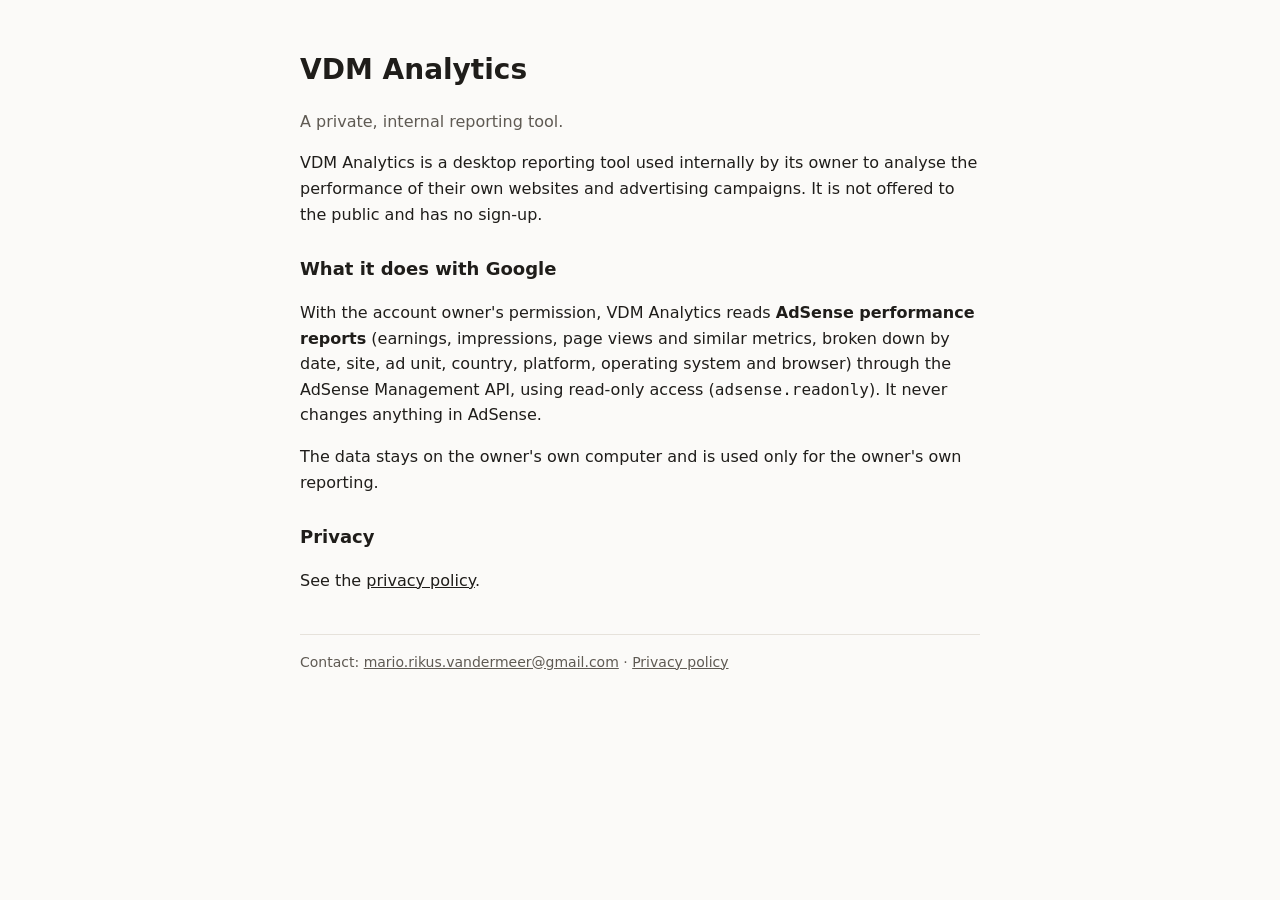
<file: index.html>
<!doctype html><html lang="en"><head><meta charset="utf-8"><meta name="viewport" content="width=device-width,initial-scale=1">
<title>VDM Analytics</title><link rel="stylesheet" href="style.css"></head><body><main>
<h1>VDM Analytics</h1>
<p class="muted">A private, internal reporting tool.</p>
<p>VDM Analytics is a desktop reporting tool used internally by its owner to analyse the performance of their own websites and advertising campaigns. It is not offered to the public and has no sign-up.</p>
<h2>What it does with Google</h2>
<p>With the account owner's permission, VDM Analytics reads <strong>AdSense performance reports</strong> (earnings, impressions, page views and similar metrics, broken down by date, site, ad unit, country, platform, operating system and browser) through the AdSense Management API, using read-only access (<code>adsense.readonly</code>). It never changes anything in AdSense.</p>
<p>The data stays on the owner's own computer and is used only for the owner's own reporting.</p>
<h2>Privacy</h2>
<p>See the <a href="privacy.html">privacy policy</a>.</p>
<footer>Contact: <a href="mailto:mario.rikus.vandermeer@gmail.com">mario.rikus.vandermeer@gmail.com</a> · <a href="privacy.html">Privacy policy</a></footer>
</main></body></html>
</file>
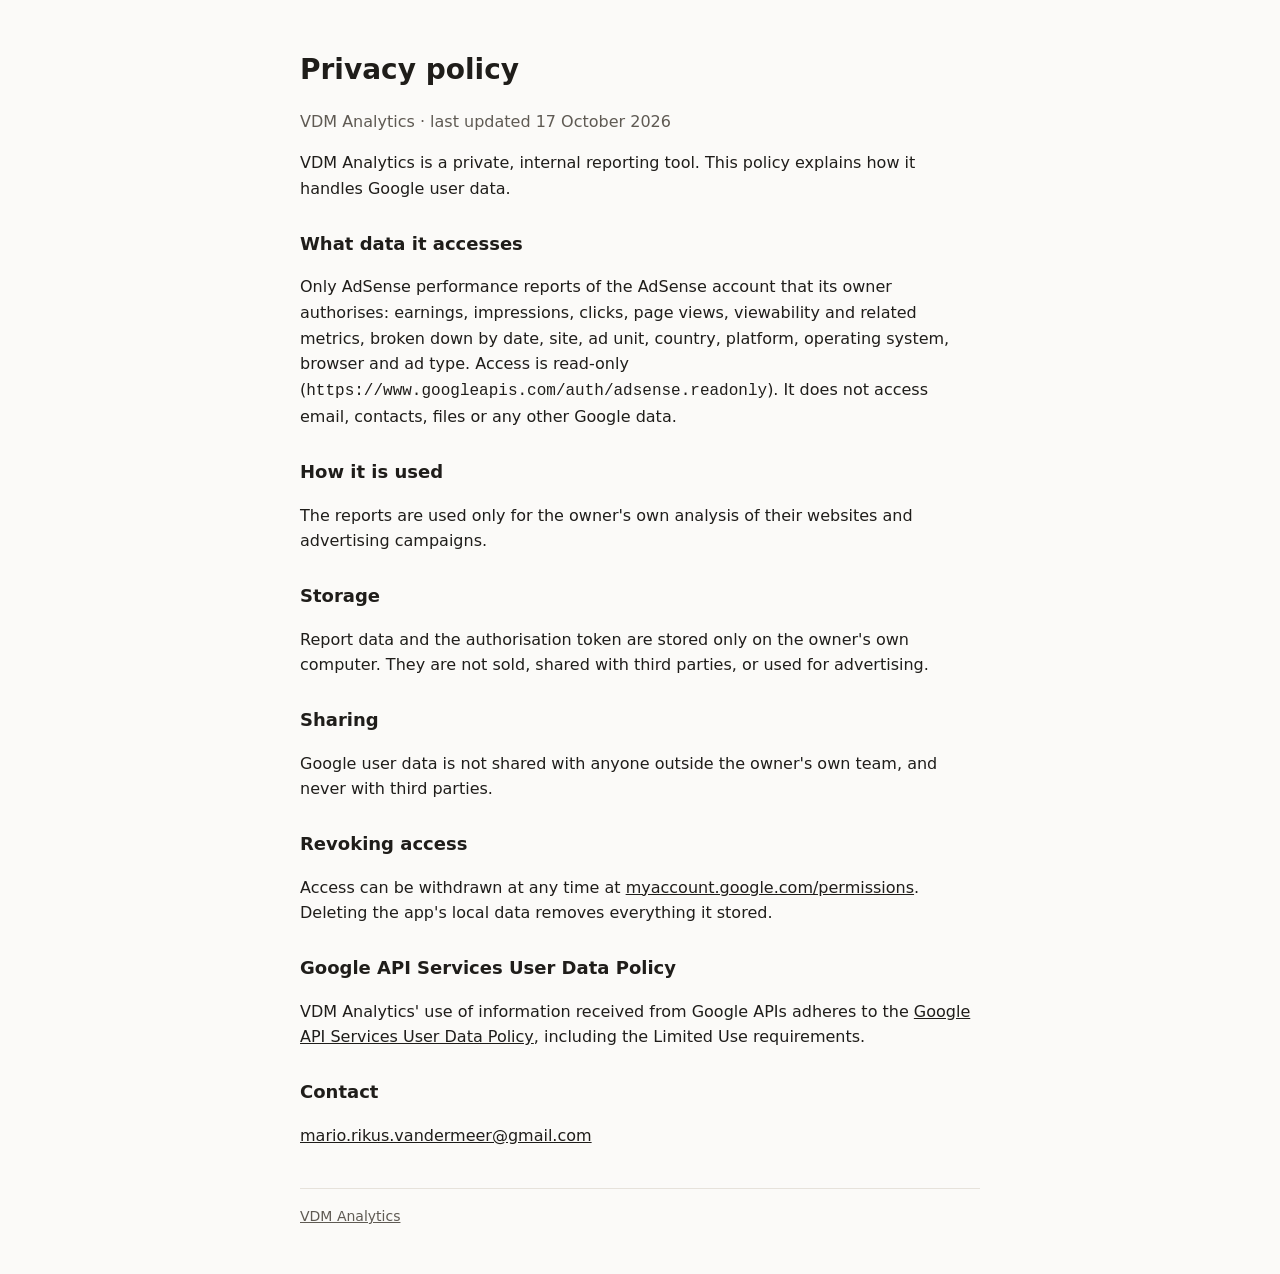
<file: privacy.html>
<!doctype html><html lang="en"><head><meta charset="utf-8"><meta name="viewport" content="width=device-width,initial-scale=1">
<title>VDM Analytics privacy</title><link rel="stylesheet" href="style.css"></head><body><main>
<h1>Privacy policy</h1>
<p class="muted">VDM Analytics · last updated 17 October 2026</p>
<p>VDM Analytics is a private, internal reporting tool. This policy explains how it handles Google user data.</p>
<h2>What data it accesses</h2>
<p>Only AdSense performance reports of the AdSense account that its owner authorises: earnings, impressions, clicks, page views, viewability and related metrics, broken down by date, site, ad unit, country, platform, operating system, browser and ad type. Access is read-only (<code>https://www.googleapis.com/auth/adsense.readonly</code>). It does not access email, contacts, files or any other Google data.</p>
<h2>How it is used</h2>
<p>The reports are used only for the owner's own analysis of their websites and advertising campaigns.</p>
<h2>Storage</h2>
<p>Report data and the authorisation token are stored only on the owner's own computer. They are not sold, shared with third parties, or used for advertising.</p>
<h2>Sharing</h2>
<p>Google user data is not shared with anyone outside the owner's own team, and never with third parties.</p>
<h2>Revoking access</h2>
<p>Access can be withdrawn at any time at <a href="https://myaccount.google.com/permissions">myaccount.google.com/permissions</a>. Deleting the app's local data removes everything it stored.</p>
<h2>Google API Services User Data Policy</h2>
<p>VDM Analytics' use of information received from Google APIs adheres to the <a href="https://developers.google.com/terms/api-services-user-data-policy">Google API Services User Data Policy</a>, including the Limited Use requirements.</p>
<h2>Contact</h2>
<p><a href="mailto:mario.rikus.vandermeer@gmail.com">mario.rikus.vandermeer@gmail.com</a></p>
<footer><a href="index.html">VDM Analytics</a></footer>
</main></body></html>
</file>
<file: style.css>
:root{--bg:#fbfaf8;--fg:#1f1d1a;--muted:#5f5a53;--line:#e6e2db}
@media (prefers-color-scheme:dark){:root{--bg:#171614;--fg:#ece9e4;--muted:#a19b92;--line:#2e2c28}}
body{background:var(--bg);color:var(--fg);font:16px/1.6 -apple-system,system-ui,sans-serif;margin:0;padding:48px 16px}
main{max-width:680px;margin:0 auto}h1{font-size:28px;margin:0 0 8px}h2{font-size:18px;margin:28px 0 6px}
p,li{color:var(--fg)}small,.muted{color:var(--muted)}a{color:inherit}footer{margin-top:40px;padding-top:16px;border-top:1px solid var(--line);color:var(--muted);font-size:14px}
</file>
